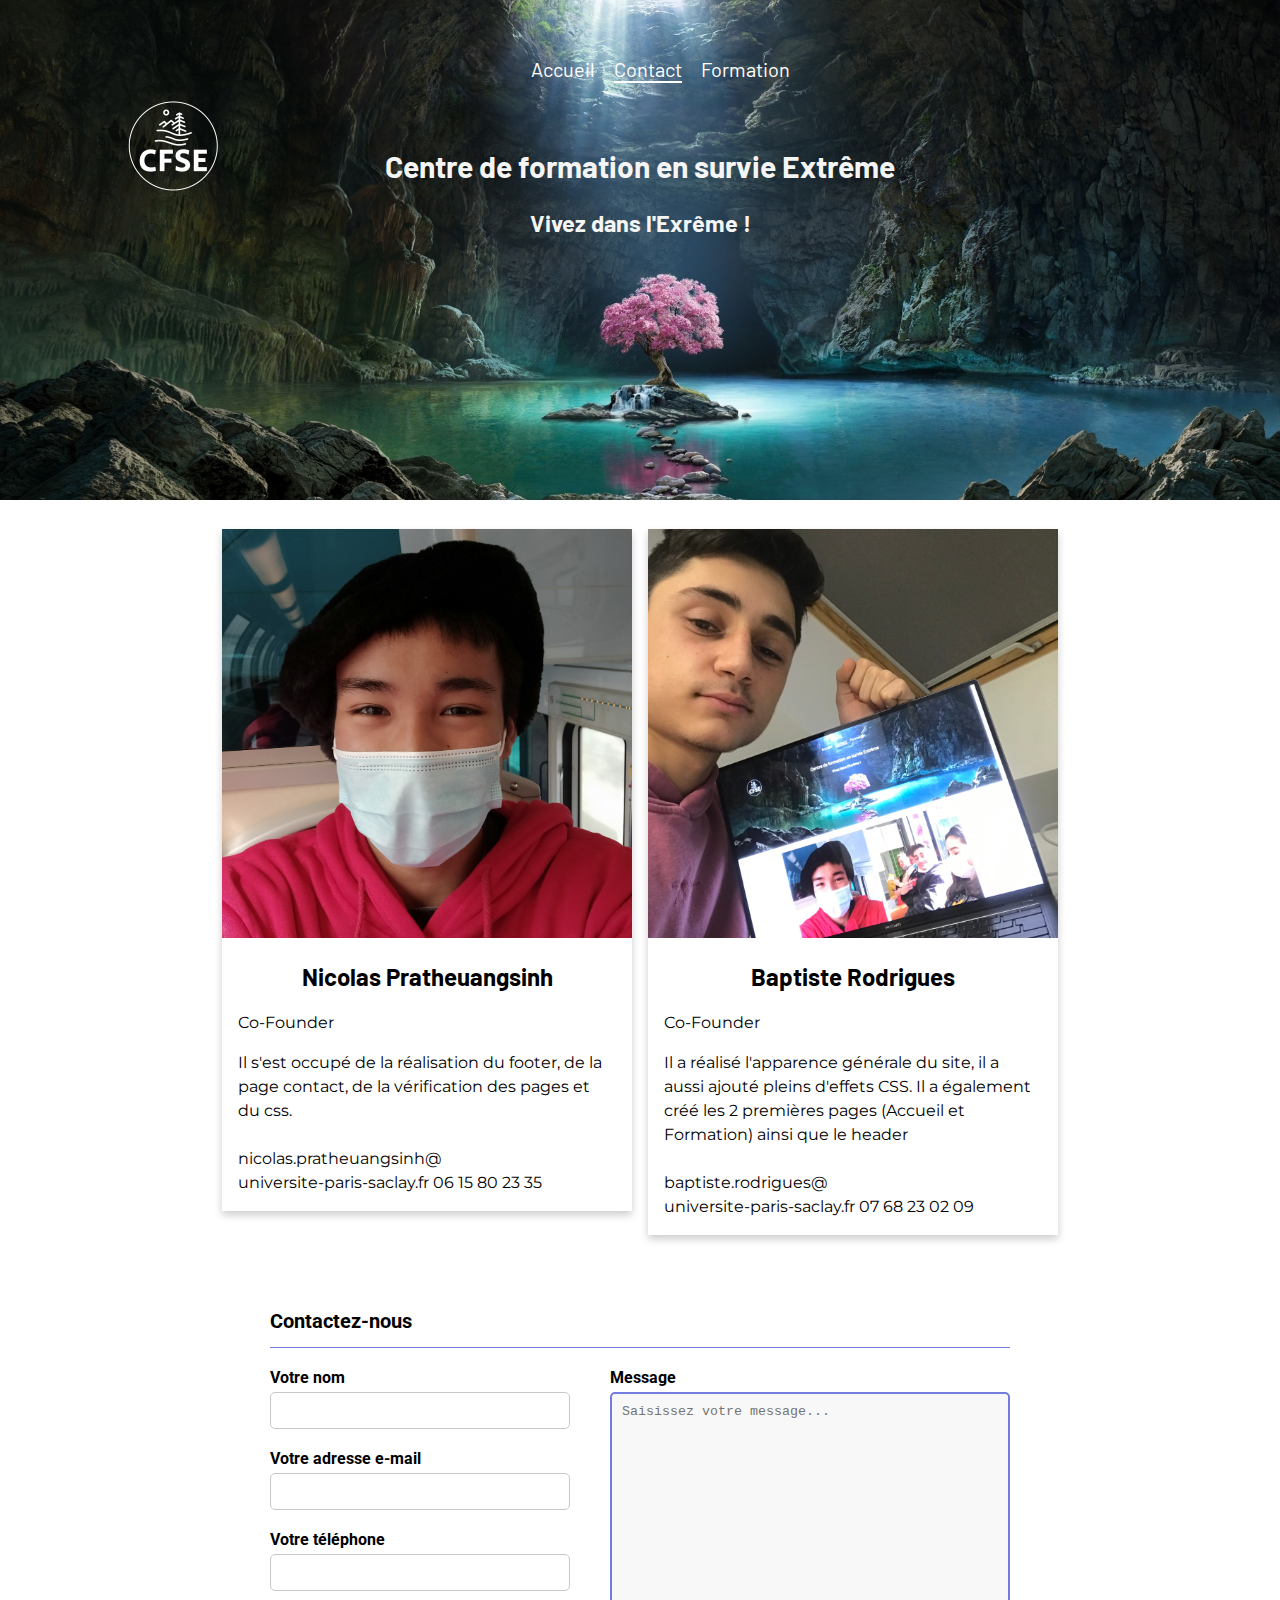
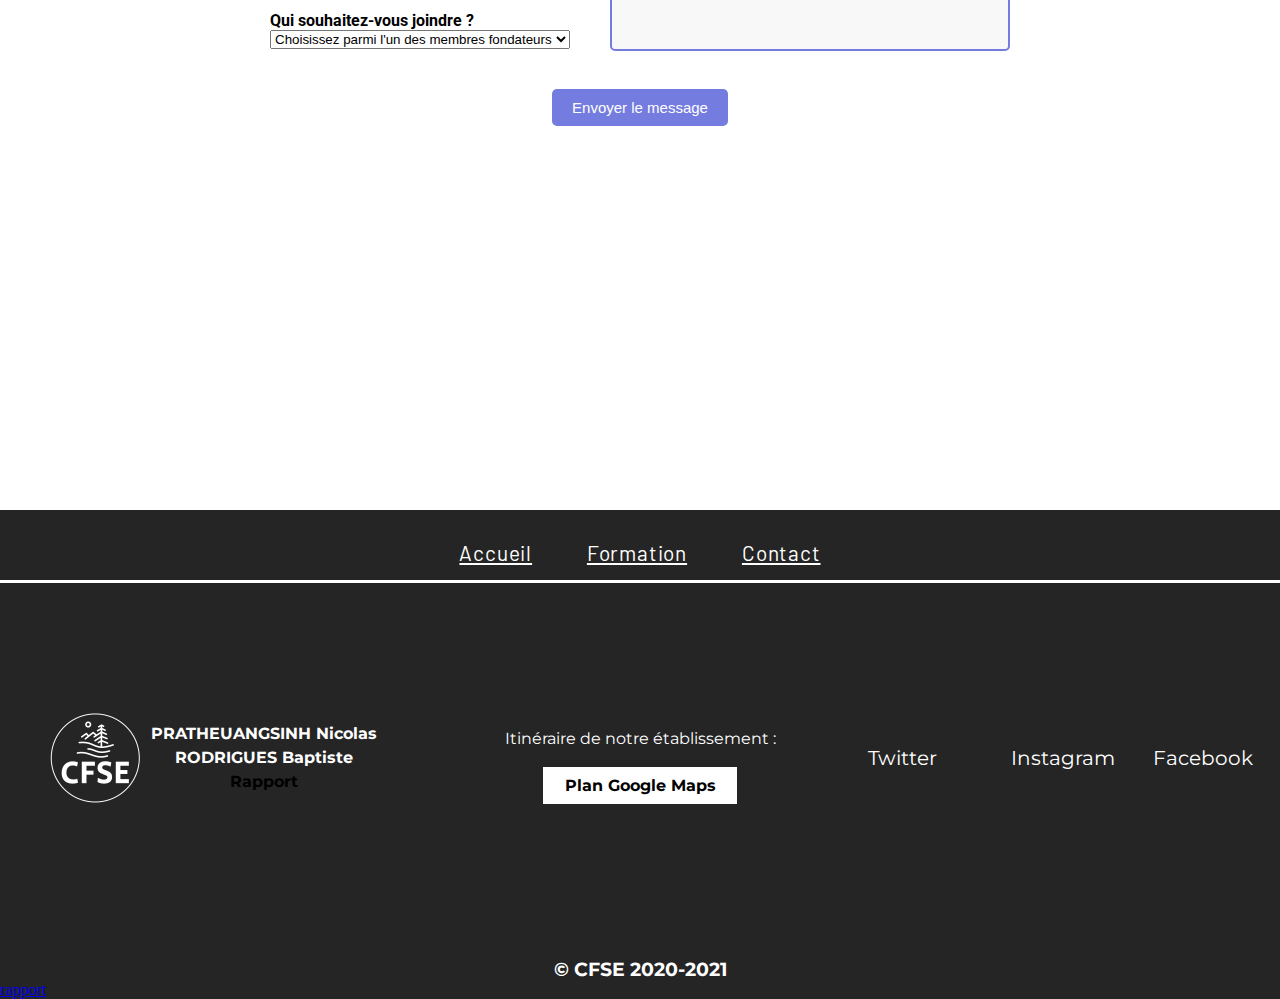
<file: contact.html>
<!DOCTYPE html>
<html lang="fr">

<head>
	<meta charset="UTF-8">
	<meta name="viewport" content="width=device-width, initial-scale=1">
	<meta http-equiv="X-UA-Compatible" content = "IE=edge">
	<link rel="icon" href="image/Logo-CFSE.png" />
	<link href="Footer.css" rel="stylesheet" type="text/css" />
	<link href="Fonts.css" rel="stylesheet" type="text/css" />
	<link rel="stylesheet" href="https://cdnjs.cloudflare.com/ajax/libs/font-awesome/6.0.0-beta3/css/all.min.css" integrity="sha512-Fo3rlrZj/k7ujTnHg4CGR2D7kSs0v4LLanw2qksYuRlEzO+tcaEPQogQ0KaoGN26/zrn20ImR1DfuLWnOo7aBA==" crossorigin="anonymous" referrerpolicy="no-referrer" />
	
	<title>Contact CFSE</title>
	<link href="contact.css" rel="stylesheet" type="text/css" />
	
</head>


<body>
    <header>
		<nav class> 
			<ul>
				<li>
					<a href="index.html" class="Menu"> Accueil</a>
				</li>
				
				<li>
					<a href="contact.html" class="Menu" id="page">Contact</a>
				</li>
				<li>
						<a href="Formation.html" class="Menu">Formation</a>
						<ul class="sub-menu">
							<li>
								<a href="Formation.html#survie" class="sousMenu">Cours de survie</a>
							</li>
							<li>
								<a href="Formation.html#soins" class="sousMenu">Cours de soin</a>
							</li>
							<li>
								<a href="Formation.html#situation" class="sousMenu">Mise en situation</a>
							</li>
							<li>
								<a href="Formation.html#alimentation" class="sousMenu">Cours d'alimentation</a>
							</li>
						</ul>
					</li>
			</ul>
		</nav>
		<div class="texteHeader">
            <h2> Centre de formation en survie Extrême</h2>
            <h3>Vivez dans l'Exrême !</h3>
			<a href="index.html"><img src="image/logo-simple.png" alt="Logo CFSE" class="logo-Header"></a>

    	</div>
	</header>






	<div class="S1">
		<div class="row">
			<div class="column">
			  	<div class="card">
					<img src="image/Nicolas.jpg" alt="Jane" style="width:100%">
						<div class="container">
				  			<h2>Nicolas Pratheuangsinh</h2>
				  			<p class="title">Co-Founder</p>
				 			<p class="text">Il s'est occupé de la réalisation du footer, de la page contact, de la vérification des pages et du css.<br><br>
				  			nicolas.pratheuangsinh@<br>universite-paris-saclay.fr 06 15 80 23 35
				  			</p>
						</div>
			  	</div>
			</div>

			<div class="column">
				<div class="card">
				  	<img src="image/moi.jpg" alt="Jane" style="width:100%">
				  		<div class="container">
							<h2>Baptiste Rodrigues</h2>
							<p class="title">Co-Founder</p>
							<p class="text">Il a réalisé l'apparence générale du site, il a aussi ajouté pleins d'effets CSS. 
								Il a également créé les 2 premières pages (Accueil et Formation) ainsi que le header<br><br>
							baptiste.rodrigues@<br>universite-paris-saclay.fr 07 68 23 02 09
							</p>	
				  		</div>
				</div>
			</div>

		</div>
	</div>

	<div class="S2">
		<form>
			<h1>Contactez-nous</h1>
			<div class="separation"></div>
			<div class="corps-formulaire">
				<div class="gauche">
					<div class="groupe">
						<label>Votre nom</label>
						<input type="text">
						<i class="fas fa-user-tie"></i>
					</div>
					<div class="groupe">
						<label>Votre adresse e-mail</label>
						<input type="text">
						<i class="far fa-envelope"></i>
					</div>
					<div class="groupe">
						<label>Votre téléphone</label>
						<input type="text">
						<i class="fas fa-mobile-alt"></i>
					</div>
					<div class="groupe">
						<label>Qui souhaitez-vous joindre ?</label>
						<select name="sujet" id="sujet" required>
							<option value="" disabled selected hidden>Choisissez parmi l'un des membres fondateurs</option>
							<option value="Co-Founder 1">baptiste.rodrigues@universite-paris-saclay.fr</option>
							<option value="Co-Founder 2">nicolas.pratheuangsinh@universite-paris-saclay.fr</option>
						 </select>
					</div>
				</div>
				
				<div class="droite">
					<div class="groupe">
						<label>Message</label>
						<textarea placeholder="Saisissez votre message..."></textarea>
					</div>
				</div>
			</div>
			
				<div class="pied-formulaire" align="center">
					<button>Envoyer le message</button>
				</div>

				<div class="pied-formulaire2">
					<button>Envoyer le message</button>
				</div>

			
			
		</form>
	</div>

	<div class="S3">
		<p>
			<iframe src="https://www.google.com/maps/embed?pb=!1m18!1m12!1m3!1d8432.155641144407!2d6.935679819292499!3d44.313578745038!2m3!1f0!2f0!3f0!3m2!1i1024!2i768!4f13.1!3m3!1m2!1s0x12ccfa8ff457c567%3A0x5f25af5b00bf393b!2sLacs%20de%20Vens!5e0!3m2!1sfr!2sfr!4v1637957729191!5m2!1sfr!2sfr" width="600" height="450" style="border:0;" allowfullscreen="" loading="lazy" id="maps"></iframe>
		</p>
	</div>

	<footer>
		<nav class="Footer">
			<a href="index.html">Accueil</a>
      <a href="Formation.html">Formation</a>
			<a href="Contact.html">Contact</a>
		</nav>


		<div class="Footer_container">
			<div class="Footer_item">
				<div class="Footer_wrapper">
					<img src="image/logo-simple.png" alt="Logo CFSE">
					<p class="Name">
						PRATHEUANGSINH Nicolas<br>
						RODRIGUES Baptiste
						<br>
						<a href= "Rapport.pdf">Rapport</a>
					</p>
				</div>
			</div>

			<div class="Footer_item">
				<div class="Footer_wrapper">
					<p>Itinéraire de notre établissement : </p>
				</div>
				<div class="Footer_wrapper">
					<a href="https://goo.gl/maps/hUtDRwUBMWephv779" class="btn bg-white btn-block" target="_blank" rel="noopener">
						<i class="fas fa-map-marker-alt"></i>
						<div class="Social-text">
							Plan Google Maps
						</div>	
					</a>
				</div>
			</div>

			<div class="Footer_item">
				<div class="Social_wrapper">
					<div class="Social_container">
						<a class="Social-name" href ="https://www.twitter.com//CFSE">
							<i class="fab fa-twitter"></i>
							<div class="Social-text">Twitter</div>
						</a>
					</div>
					<div class="Social_container">
						<a class="Social-name" href="https://www.instagram.com/CFSE">
							<i class="fab fa-instagram"></i>
							<div class="Social-text">Instagram</div>
						</a>
					</div>
					
					
					<div class="Social_container">
						<a class="Social-name" href="https://www.facebook.com/CFSE">
							<i class="fab fa-facebook"></i>
							<div class="Social-text">Facebook</div>
						</a>
					</div>
				</div>	
			</div>

		</div>

			<h4 class="Copyright">© CFSE 2020-2021</h4> <a href="test.docx">rapport</a>

	</footer>
	
	
</body>
</file>
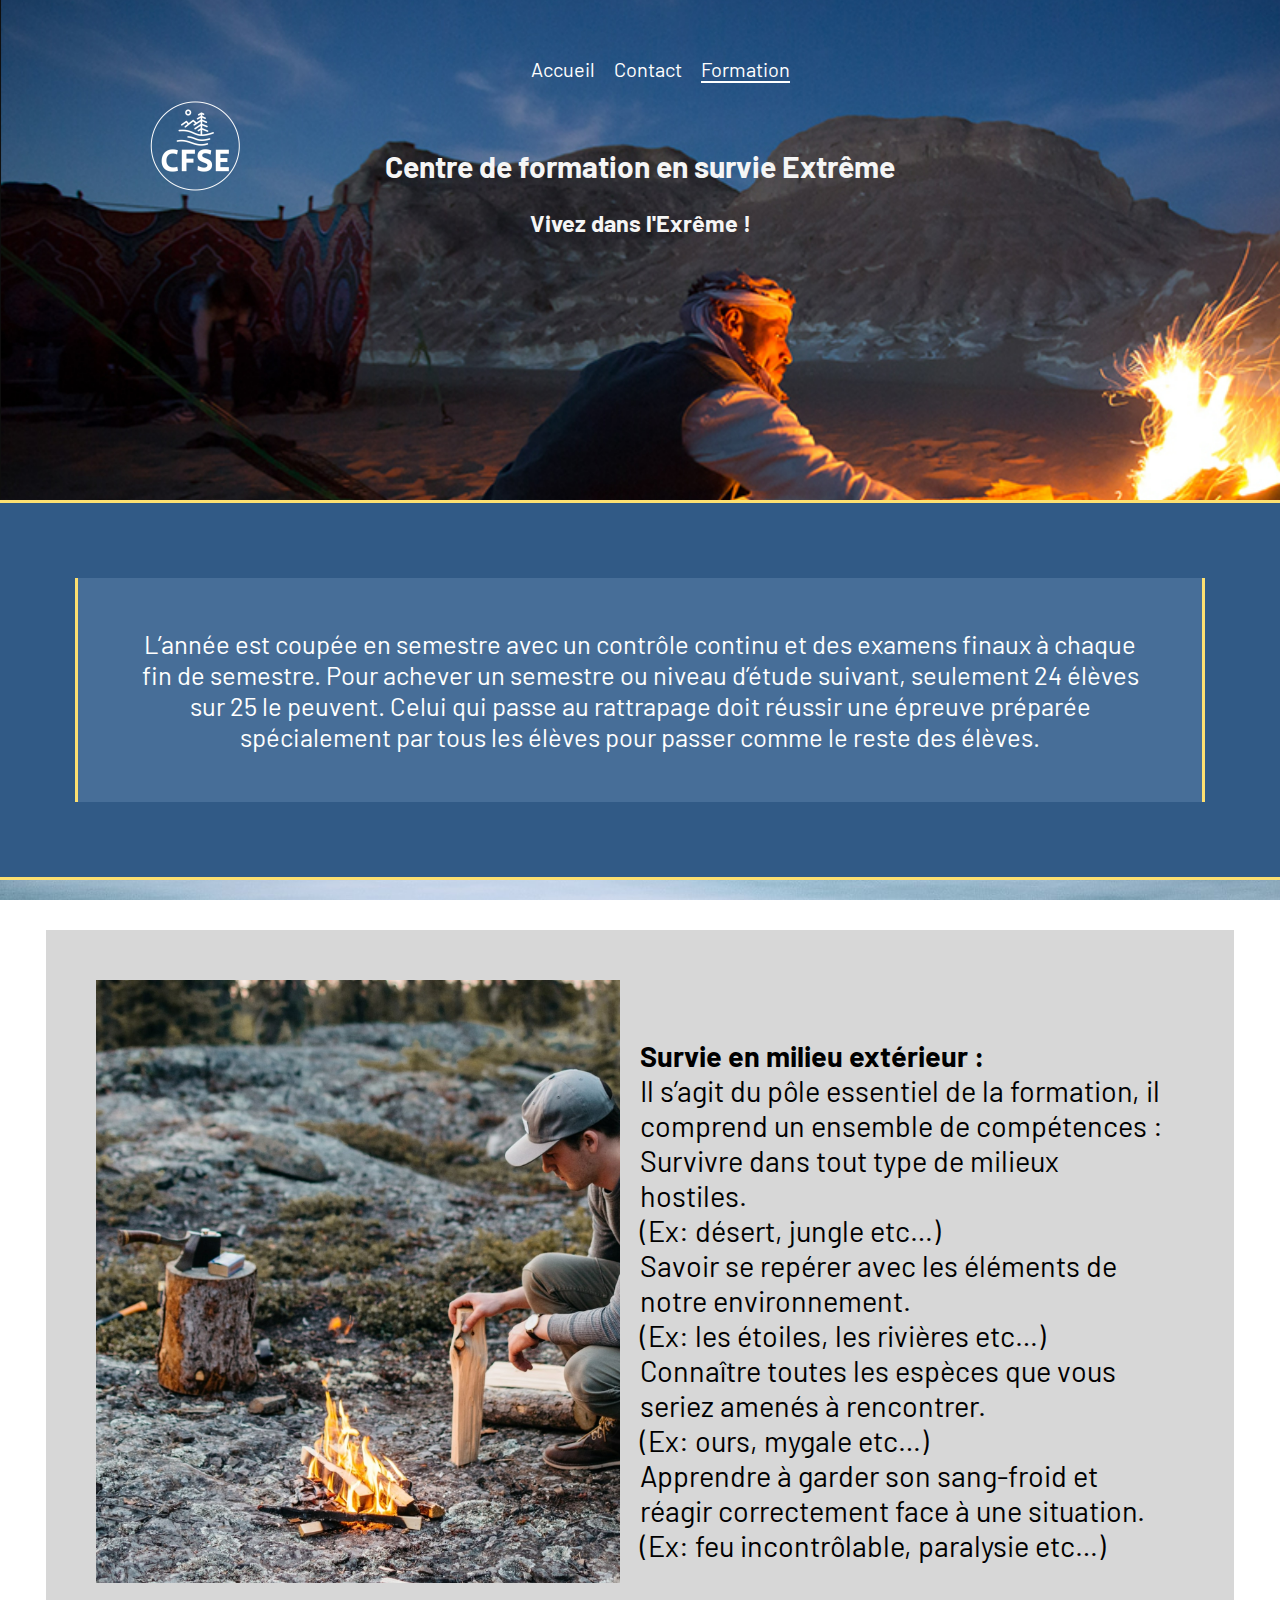
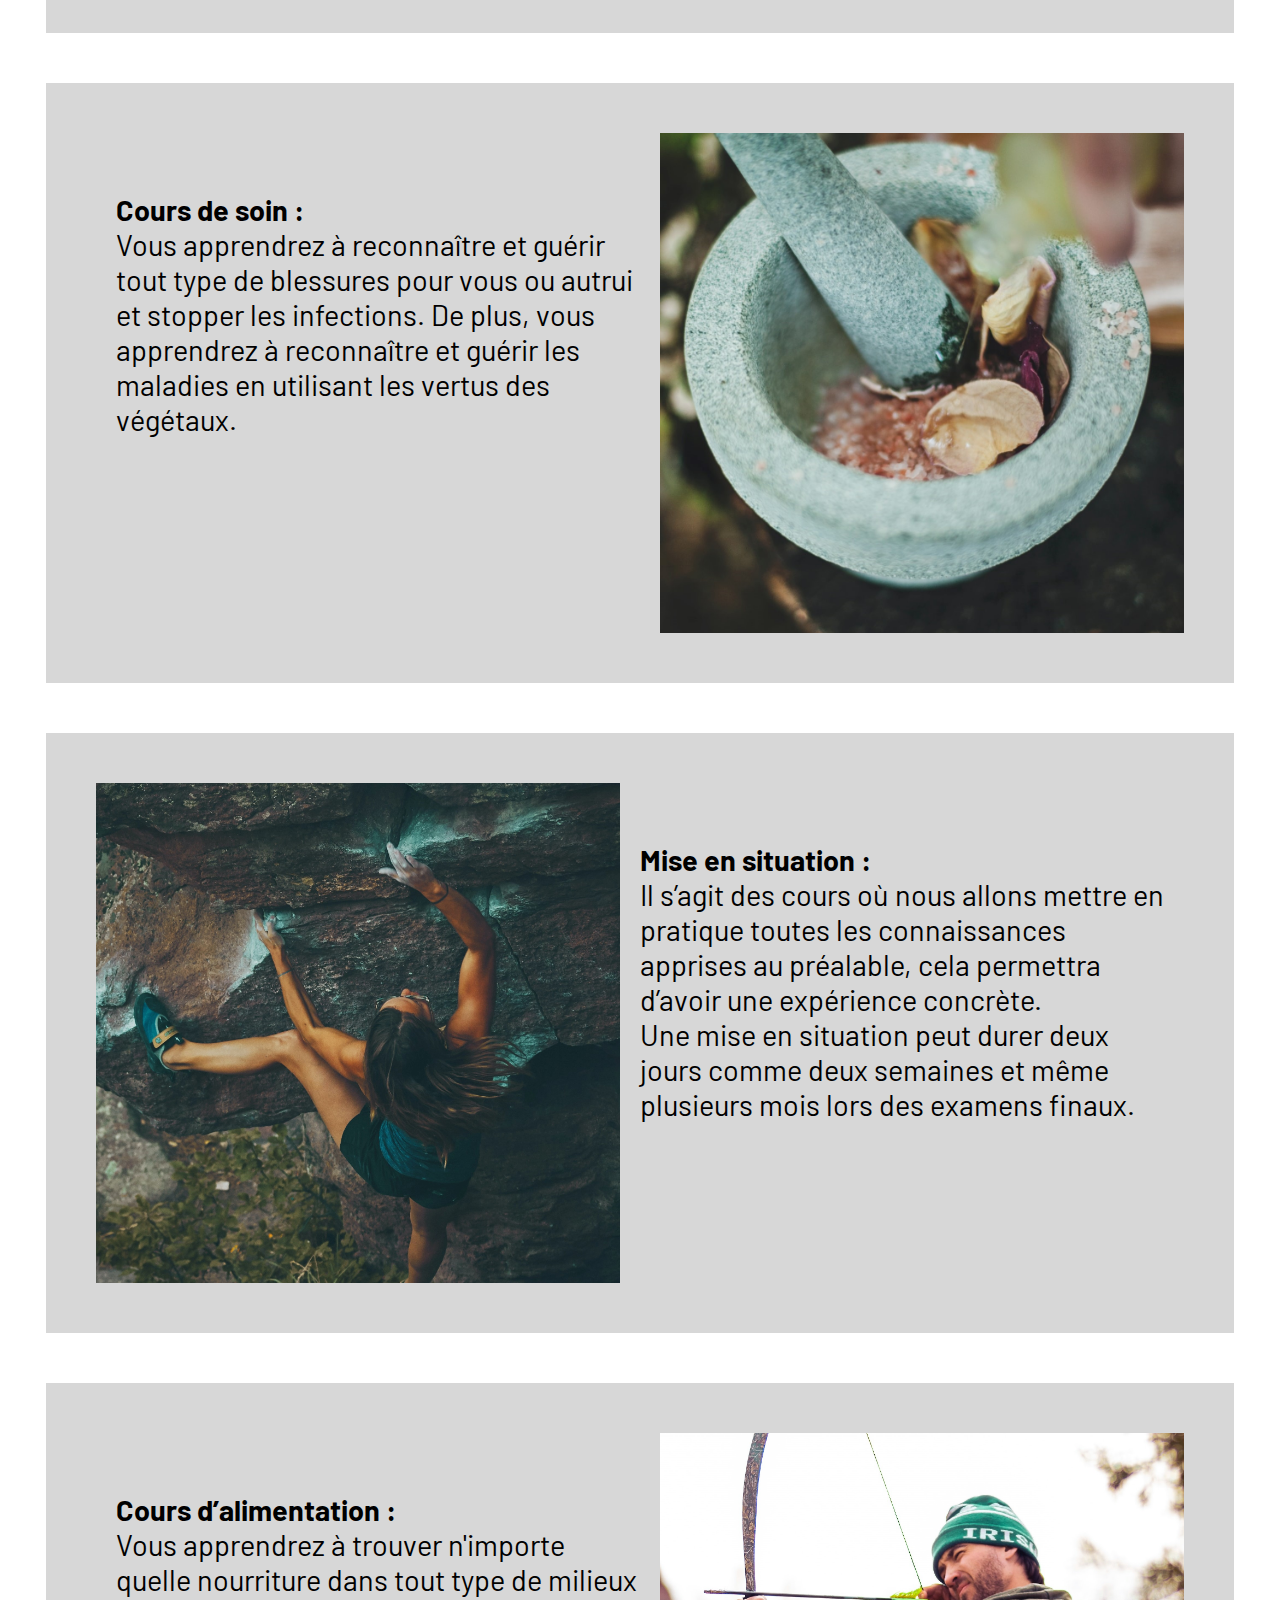
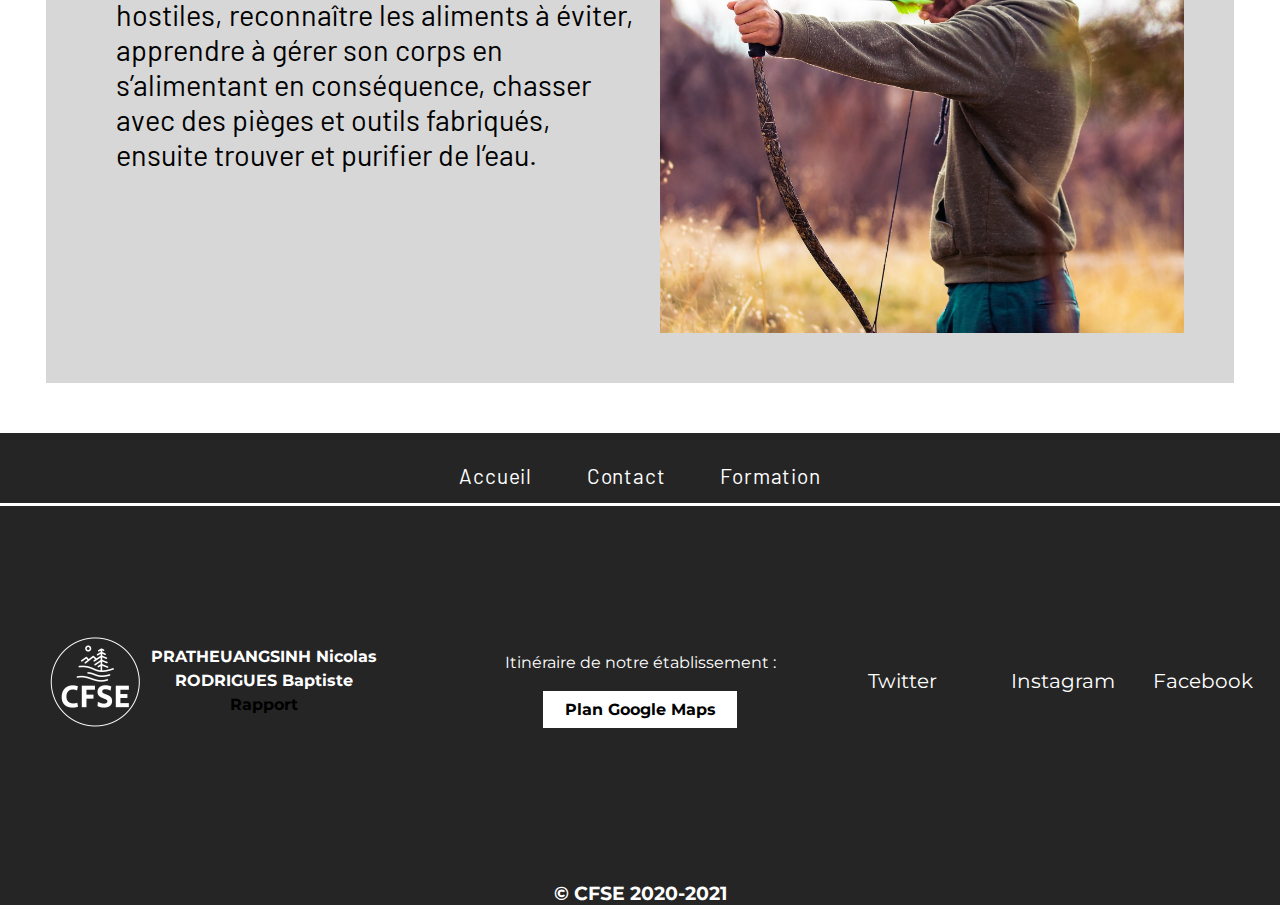
<file: Formation.html>
<!DOCTYPE html>
<html lang="fr">

<head>
	<meta charset="UTF-8">
	<meta name="viewport" content="width=device-width, initial-scale=1">
	<meta http-equiv="X-UA-Compatible" content = "IE=edge">
	<link rel="icon" href="image/Logo-CFSE.png" />
	<link href="Footer.css" rel="stylesheet" type="text/css" />
	<link href="Fonts.css" rel="stylesheet" type="text/css" />
	<link rel="stylesheet" href="https://cdnjs.cloudflare.com/ajax/libs/font-awesome/6.0.0-beta3/css/all.min.css" integrity="sha512-Fo3rlrZj/k7ujTnHg4CGR2D7kSs0v4LLanw2qksYuRlEzO+tcaEPQogQ0KaoGN26/zrn20ImR1DfuLWnOo7aBA==" crossorigin="anonymous" referrerpolicy="no-referrer" />
	<title>Formation CFSE</title>
	<link href="formation.css" rel="stylesheet" type="text/css" />
</head>
<body>
    <header>
		<nav class> 
			<ul>
				<li>
					<a href="index.html" class="Menu"> Accueil</a>
				</li>
				
				<li>
					<a href="contact.html" class="Menu">Contact</a>
				</li>
				<li>
						<a href="Formation.html" class="Menu" id="page">Formation</a>
						<ul class="sub-menu">
							<li>
								<a href="Formation.html#survie" class="sousMenu">Cours de survie</a>
							</li>
							<li>
								<a href="Formation.html#soins" class="sousMenu">Cours de soin</a>
							</li>
							<li>
								<a href="Formation.html#situation" class="sousMenu">Mise en situation</a>
							</li>
							<li>
								<a href="Formation.html#alimentation" class="sousMenu">Cours d'alimentation</a>
							</li>
						</ul>
					</li>
			</ul>
		</nav>
		<div class="texteHeader">
            <h2> Centre de formation en survie Extrême</h2>
            <h3>Vivez dans l'Exrême !</h3>
			<a href="index.html"><img src="image/logo-simple.png" alt="Logo CFSE" class="logo-Header"></a>

    	</div>
	</header>

    <div class="section1">
        <div class="block1">
            <span>L’année est coupée en semestre avec un contrôle continu et des examens finaux à chaque fin de semestre. 
				Pour achever un semestre ou niveau d’étude suivant, seulement 24 élèves sur 25 le peuvent. 
				Celui qui passe au rattrapage doit réussir une épreuve préparée spécialement par tous les élèves pour passer comme le reste des élèves.</span>
        </div>
    </div>
	

	<div class="formation">
		<div class="matière" id="survie">
			<div class="image" id="img-survie"></div>
			<div class="texte">
				<h4> Survie en milieu extérieur :</h4>
				<span>Il s’agit du pôle essentiel de la formation, il comprend un ensemble de compétences :</span>
				<span>Survivre dans tout type de milieux hostiles. </span><span>(Ex: désert, jungle etc…)</span>
				<span>Savoir se repérer avec les éléments de notre environnement.</span><span> (Ex: les étoiles, les rivières etc…)</span>
				<span>Connaître toutes les espèces que vous seriez amenés à rencontrer.</span><span> (Ex: ours, mygale etc…)</span>
				<span>Apprendre à garder son sang-froid et réagir correctement face à une situation. </span><span>(Ex: feu incontrôlable, paralysie etc…)</span>
			</div>	
		</div>

		<div class="matière" id="soins">	
				<div class="texte">
					<h4>Cours de soin :</h4>
					<span>Vous apprendrez à reconnaître et guérir tout type de blessures pour vous ou autrui et stopper les infections. 
						De plus, vous apprendrez à reconnaître et guérir les maladies en utilisant les vertus des végétaux.</span>
			</div>
			<div class="image" id="img-soins"></div>
		</div>

		<div class="matière" id="situation">
			<div class="image" id="img-situation"></div>
			<div class="texte">
					<h4>Mise en situation :</h4>
					<span>Il s’agit des cours où nous allons mettre en pratique toutes les connaissances apprises au préalable, cela permettra d’avoir une expérience concrète.</span>
					<span>Une mise en situation peut durer deux jours comme deux semaines et même plusieurs mois lors des examens finaux.</span>
			</div>
		</div>

		<div class="matière" id="alimentation">
				<div class="texte">
					<h4>Cours d’alimentation :</h4>
					<span>Vous apprendrez à trouver n'importe quelle nourriture dans tout type de milieux hostiles, 
						reconnaître les aliments à éviter, apprendre à gérer son corps en s’alimentant en conséquence, 
						chasser avec des pièges et outils fabriqués, ensuite trouver et purifier de l’eau.</span>
			</div>
			<div class="image" id="img-alimentation"></div>
		</div>

	</div>

<footer>
		<nav class="Footer">
			<a href="index.html">Accueil</a>
			<a href="Contact.html">Contact</a>
			<a href="Formation.html">Formation</a>
		</nav>


		<div class="Footer_container">
			<div class="Footer_item">
				<div class="Footer_wrapper">
					<img src="image/logo-simple.png" alt="Logo CFSE">
					<p class="Name">
						PRATHEUANGSINH Nicolas<br>
						RODRIGUES Baptiste
						<br>
						<a href= "Rapport.pdf">Rapport</a>
					</p>
				</div>
			</div>

			<div class="Footer_item">
				<div class="Footer_wrapper">
					<p>Itinéraire de notre établissement : </p>
				</div>
				<div class="Footer_wrapper">
					<a href="https://goo.gl/maps/hUtDRwUBMWephv779" class="btn bg-white btn-block" target="_blank" rel="noopener">
						<i class="fas fa-map-marker-alt"></i>
						<div class="Social-text">
							Plan Google Maps
						</div>	
					</a>
				</div>
			</div>

			<div class="Footer_item">
				<div class="Social_wrapper">
					<div class="Social_container">
						<a class="Social-name" href ="https://www.twitter.com//CFSE">
							<i class="fab fa-twitter"></i>
							<div class="Social-text">Twitter</div>
						</a>
					</div>
					<div class="Social_container">
						<a class="Social-name" href="https://www.instagram.com/CFSE">
							<i class="fab fa-instagram"></i>
							<div class="Social-text">Instagram</div>
						</a>
					</div>
					
					
					<div class="Social_container">
						<a class="Social-name" href="https://www.facebook.com/CFSE">
							<i class="fab fa-facebook"></i>
							<div class="Social-text">Facebook</div>
						</a>
					</div>
				</div>	
			</div>

		</div>

		<div class="Footer-part-3">
			<h4 class="Copyright">© CFSE 2020-2021</h4>
		</div>

	</footer>
  
</body>
</file>
<file: Footer.css>
footer {
    background-color: #252525;
    width : 100%;
}

nav.Footer {
    text-align : center ;
    padding-bottom : 15px ;
}
h4{
    margin-block-end: 0em;
}
footer nav{
    padding-top : 30px ;
    padding-bottom : 20px;
    margin : auto ;
    border-bottom : 3px white solid ;
    width : 100% ; 
    text-align : center ;
    font-size : 18px ; 
    letter-spacing: 0.8px;
    word-spacing: 50px;
    font-size: 1.3em ;
    font-family: 'Barlow', sans-serif;
}

.Footer a{
    color : white ;
}

.Footer a:hover{
    text-decoration: overline white solid 2px;
}

.Footer_container{
    display: flex;
    width: 100%;
    height: 350px;
    align-items: center;
    justify-content: center;
}

.Footer_item{
    flex: 1 1 0;
}

.Footer_wrapper{
    width: 100%;
    height: 100%;
    display: flex;
    justify-content: center;
    align-items: center;
    text-align: center;
}

.Footer_wrapper .Name{
    margin-left: 10px;
    font-weight: bold;
    color: white;
}

.Footer_wrapper p{
    font-family: 'Montserrat', sans-serif;
    color: white;
}

.btn{
    font-weight: 700;
    text-align: center;
    border: 1px solid transparent;
    line-height: 2.2;
}

.bg-white{
    background-color: #fff;
}

.btn-block{
    display: block;
    width: 45%;
}

.Social_wrapper{
    width: 100%;
    height: 100%;
    display: flex;
    justify-content:flex-start;
    align-items:flex-start;
    margin: auto;
    flex: 1 1 0;
}

.Social_container{
    width: 100%;
    height: 100%;
    display: flex;
    justify-content:flex-start;
    align-items:flex-start;
    margin: auto;
}

.Footer_item a{
    color:black;
    text-decoration: none;
}

.Footer_item .Social-name{
    margin-left: 15px;
    text-decoration: none;
    font-size: 20px;
    color: white;
}

.Social-text {
    display: inline;
    font-family: 'Montserrat', sans-serif;
}

.Copyright {
    text-align: center;
    font-family: 'Montserrat', sans-serif;
    font-size: 19px;
    color: white;
}
</file>
<file: Fonts.css>
@import url('https://fonts.googleapis.com/css2?family=Roboto:wght@300&display=swap');
@import url('https://fonts.googleapis.com/css2?family=Montserrat&display=swap');
@import url('https://fonts.googleapis.com/css2?family=Barlow:wght@300&family=Delius&family=Open+Sans&family=Snippet&display=swap');
@import url('https://fonts.googleapis.com/css2?family=Barlow:wght@300&family=Delius&family=Open+Sans&family=Rajdhani:wght@300&family=Snippet&display=swap');
</file>
<file: contact.css>
body {
    margin : 0;
}

header {
    width : auto;
    height: 500px;
    background-image : url(image/Sakura.jpg);
    background-size: cover;
    background-position: right 55% bottom 10%;
    transition: all 500ms ease-out; /* internet  https://developer.mozilla.org/fr/docs/Web/CSS/CSS_Transitions/Using_CSS_transitions*/
    border-bottom : 3px solid white ;
}
header:hover{
    font-size : 125% ;
}
header nav {
    margin : 0 auto;
    width : 500px;
    text-align : center ;
    padding-top : 30px ;
    padding-bottom : 5px ;
    border-bottom : rgba(255, 255, 255, 0) solid 3px;
}
header nav a {
    text-decoration: none;
    display : block ;
    color : white ;
}

header li{
    list-style: none;
    display: inline-block;
    vertical-align: top;
    padding : 5px ;
    margin : 2px ; 
    z-index: 2;
    font-family: 'Barlow', sans-serif;
    font-size : 20px ;
    cursor: pointer;
    transition: all 300ms ease-out;
    position : relative ;
}

header li a:hover{
    color : #caa71a ;
}
.sub-menu{
    display : none ;
}
header li:hover .sub-menu{
    display :   block ;
    position : absolute ;
    text-align :left;
    background-color: #252525e5;

}
.logo-Header{
    position : absolute ;
    left: 10% ;
    top : 100px ;
}
#page{
    margin-bottom: 5px;
    border-bottom : 2px white solid ;
}
h2, h3 {
    text-align : center; 
    color :rgb(245, 245, 245) ; 
    font-family: 'Barlow', sans-serif;
}

div.S1{
    width : 80%;
    margin-left: 10%;
    margin-top : 2%;
}

div.S2{
    font-family: 'Roboto', sans-serif;
	font-weight: bold;
    margin : 0px;
    padding: 0px;
    position: relative;
    display:flex;
    justify-content: center;
    align-items: center;
}

div.S3{
    width : 100%;
    height : auto;
}

.S1 .column {
    float: left;
    width: 40%;
    margin-bottom: 16px;
    padding: 0 8px;
    background-color : white ;
}

/* Add some shadows to create a card effect */
.S1 .card {
    box-shadow: 0 4px 8px 0 rgba(0, 0, 0, 0.2);
}
  
/* Some left and right padding inside the container */
.S1 .container {
    padding: 0 16px;
}

/* Clear floats */
.S1 .container::after, .row::after {
    content: "";
    clear: both;
    display: table;
}
.S1 h2{
    color : black ;
}
.row{
    width : 100%;
    display:flex;
    justify-content: center;
}/*
body{
    background-color :rgba(205, 214, 230, 0.678);

    
}*/
.S2 form{
	background-color: white;
	padding : 45px;
}
.S2 form h1{
	font-size: 20px;
}

.S2 form .separation{
	width : 100%;
	height: 1px;
	background-color: #747cdf;
}

.S2 form .corps-formulaire{
	display: flex; 
	flex-wrap: wrap;
	margin-bottom: 30px;
}

.S2 form .corps-formulaire .groupe{
	position: relative;
	margin-top: 20px;
	display: flex;
	flex-direction: column;
}

.S2 form .corps-formulaire .gauche .groupe input{
	margin-top: 5px;
	padding: 10px 5px 10px 30px;
	border: 1px solid #c9c9c9;
	outline-color: #747cdf; 
	border-radius: 5px;
}

.S2 form .corps-formulaire .gauche .groupe i{
	position: absolute;
	left: 0;
	top: 25px;
	padding: 9px 8px;
	color: #747cdf;
}

.S2 form .corps-formulaire .droite{
	margin-left: 40px;
    width : 400px;
}

.S2 form .corps-formulaire .gauche{
    width : 300px;
}

.S2 form .corps-formulaire .droite .groupe{
	height : 100%;
}
.S2 form .corps-formulaire .droite .groupe textarea{
	margin-top: 5px;
	padding : 10px;
	background-color: #f8f8f8;
	border : 2px solid #747cdf;
	outline: none;
	border-radius : 5px;
	resize : none;
	height : 78%;
}

.S2 form .pied-formulaire button{
	margin-top: 10px;
	background-color : #747cdf;
	color: white;
	font-size: 15px;
	border: none;
	padding : 10px 20px;
	border-radius: 5px;
	outline: none;
	cursor:pointer;
	transition: transform 0.5s;
}

.S2 form .pied-formulaire button:hover{
	transform: scale(1.1);
}

.S2 form .pied-formulaire2 button{
	margin-top: 10px;
	background-color : #747cdf;
	color: white;
	font-size: 15px;
	border: none;
	padding : 10px 20px;
	border-radius: 5px;
	outline: none;
	cursor:pointer;
	transition: transform 0.5s;
}

.S2 form .pied-formulaire2 button:hover{
	transform: scale(1.1);
}

.S2 form .pied-formulaire2{
    display:none;
}

.S3 iframe{
    width : 40%;
    height : 300px;
    transition: all 500ms ease-out;
}
.S3 iframe:hover{
    width : 80%;
    height : 400px;
}

.S3 p{
    text-align: center;
}

p{
    font-family: 'Montserrat', sans-serif;
    line-height : 150% ;
}

.Copyright h4{
    text-align: center;
}

/* Display the columns below each other instead of side by side on small screens */
@media screen and (max-width: 650px) {
    .S1 .column {
      width: 80%;
      display: block;
    }
    
    .row{
        margin-left: 17%;
        width : 80%;
    }

    .S2 form .corps-formulaire .droite{
		margin-left: 0px;
	}

    .S2 form .corps-formulaire .droite .groupe textarea{
        margin-top: 5px;
        padding : 10px;
        background-color: #f8f8f8;
        border : 2px solid #747cdf;
        outline: none;
        border-radius : 5px;
        resize : none;
        height : 150px;
        width : 276px;
    }

    .S2 form .pied-formulaire2{
        display:flex;
    }

    .S2 form .pied-formulaire{
        display:none;
    }

    .Social-text{
        display:none;
    }
    .Footer_wrapper p{
        display:none;
    }
    .Footer_container{
        display: flex;
        width: 100%;
        height: 160px;
        align-items: center;
        justify-content: center;
    }

}
</file>
<file: formation.css>
body {
    margin : 0;
}
a {
    text-decoration: none;
}
header {
    width : auto;
    height: 500px;
    background-image : url(image/désert-feu-homme.jpeg);
    background-size: cover;
    background-attachment: fixed;
    transition: all 500ms ease-out; /* internet  https://developer.mozilla.org/fr/docs/Web/CSS/CSS_Transitions/Using_CSS_transitions*/
}
header:hover{
    font-size : 125% ;
}
header nav {
    margin : 0 auto;
    width : 500px;
    text-align : center ;
    padding-top : 30px ;
    padding-bottom : 5px ;
    border-bottom : rgba(255, 255, 255, 0) solid 3px;
}
header nav a {
    text-decoration: none;
    display : block ;
    color : white ;
}
.logo-Header{
    position : absolute ;
    left: 150px ;
    top : 100px ;
}
header li{
    list-style: none;
    display: inline-block;
    vertical-align: top;
    padding : 5px ;
    margin : 2px ; 
    z-index: 2;
    font-family: 'Barlow', sans-serif;
    font-size : 20px ;
    cursor: pointer;
    transition: all 300ms ease-out;
    position : relative ;
}

header li a:hover{
    color : #caa71a ;
}
.sub-menu{
    display : none ;
}
header li:hover .sub-menu{
    display :   block ;
    position : absolute ;
    text-align :left;
    background-color: #252525e5;

}

#page{
    margin-bottom: 5px;
    border-bottom : 2px white solid ;
}


span {
    display: block ;
}
h2, h3 {
    text-align : center; 
    color :rgb(245, 245, 245) ; 
    font-family: 'Barlow', sans-serif;
}
.texetHeader {
    padding-top : 100px ;
}
.section1{
    background-color: #1b497a;
    width: 100%;
    padding-top : 75px;
    padding-bottom : 75px ;
    opacity: 0.9;
    display : flex;
    border-bottom : 3px #fddd62 solid ;
    border-top : 3px #fddd62 solid ;
    font-family: 'Barlow', sans-serif;

}
.block1{
    margin : auto ;
    height: 60%;
    width : 80%;
    color : white ;
    font-size: 1.6em;
    text-align : center;
    padding : 50px;
    border-left : 3px #fddd62  solid ;
    border-right : 3px #fddd62  solid ;
    background-color: #345f8d;

    display : flex ;
}
p{
    font-family : "noton", sans-serif;
    line-height : 150% ;
}


.formation{
    width : 100% ;
    display : flex ;
    padding-top : 50px ;
    flex-direction: column;
    background-image: url(image/fond-cadran.jpg);
    background-size : cover ;
    background-attachment: fixed;
    font-family: 'Barlow', sans-serif;
}

.formation #survie, .formation #soins , .formation #situation, .formation #alimentation{
    width : 85% ;
    min-height : 500px;
    display : flex ;
    margin : auto ;
    padding : 50px ;
    background-color: rgba(0, 0, 0, 0.158);
    margin-block-end: 50px;
    transition: all 200ms ease-out;
}

.formation .matière:hover{
    background-color: rgba(0, 0, 0, 0.288);
    border-top : 2px solid white ;
    border-bottom : 2px solid white ;
    position : relative ;
    transform : translateX(15px);
}
@media (max-width : 900px ){
    .formation .matière:hover{
        background-color: rgba(0, 0, 0, 0.288);
        border-top : 2px solid white ;
        border-bottom : 2px solid white ;
        position : relative ;
        transform : translateX(0px);
    }   
    .formation .texte{
        padding : 10px;
        margin :auto ;
        height : auto ;
        width : 100%
    }
    .formation .image{
       display : none ;
    } 
       .formation #survie, .formation #soins , .formation #situation, .formation #alimentation{
        min-height: 100px;
        width : 100%;   
        padding : 0px ;
    }
    header .logo-Header{
        display : none;
    }
}

#img-situation{
    background-image : url(image/situation.jpg);

}

#img-soins {
    background-image : url(image/cours-soin.jpg);

}
#img-survie{
    background-image : url(image/cours-survie.jpg);

}
#img-alimentation{
    background-image : url(image/hunt.jpg);

}
.image{
    background-size : cover ;
    display : flex ;
    width : 50% ;
}
.texte{
    font-size : 1.8em ;
    padding : 20px;
    width : 50%
}
</file>
